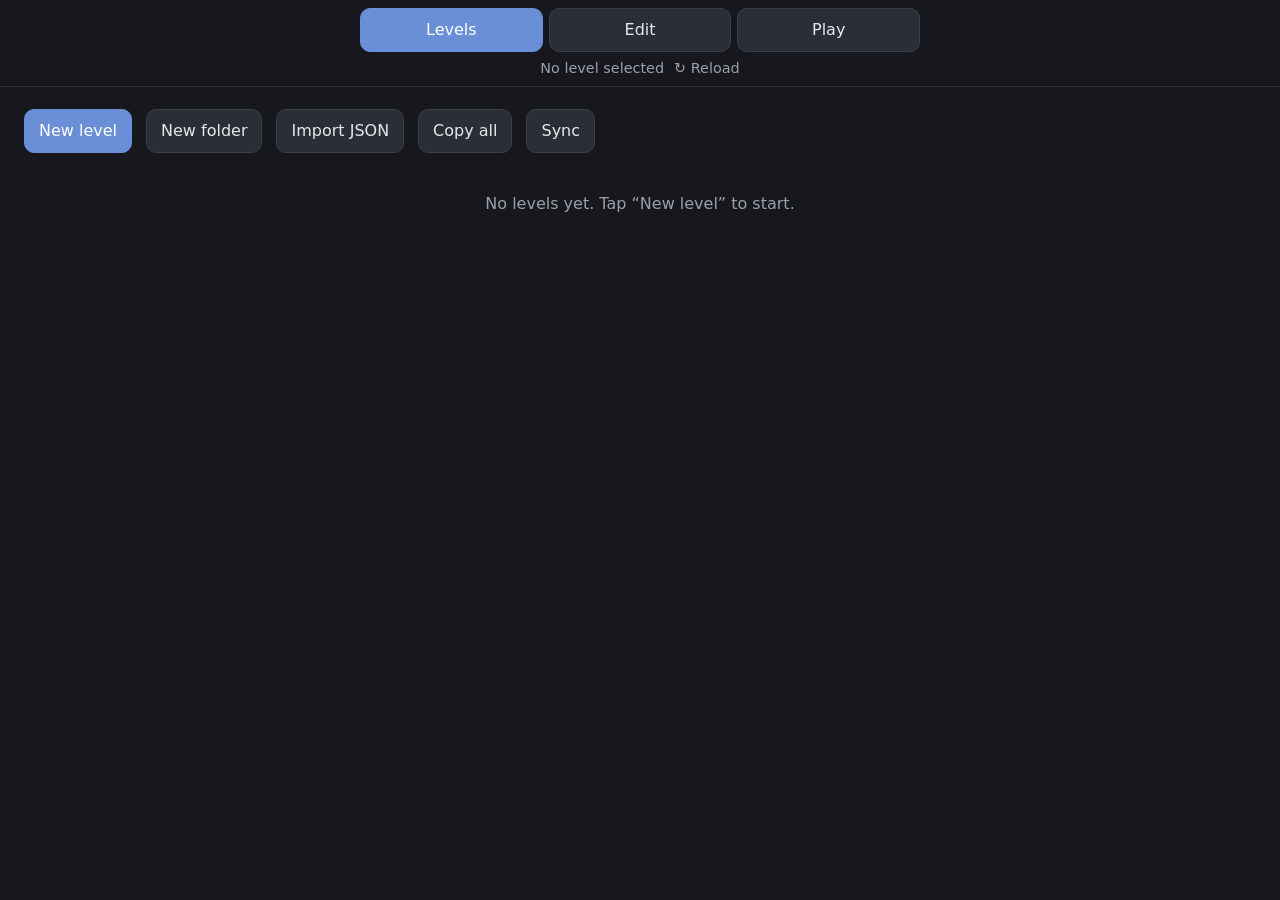
<file: editor/index.html>
<!doctype html>
<html lang="en">
<head>
<meta charset="utf-8">
<meta name="viewport" content="width=device-width, initial-scale=1, viewport-fit=cover">
<meta name="theme-color" content="#16181d">
<title>Level Editor</title>
<link rel="stylesheet" href="editor.css">
<link rel="stylesheet" href="tune.css">
</head>
<body>
<header class="top">
  <nav class="tabs" role="tablist">
    <button class="tab" data-tab="levels">Levels</button>
    <button class="tab" data-tab="edit">Edit</button>
    <button class="tab" data-tab="play">Play</button>
  </nav>
  <div class="current"><span id="current-name"></span><button id="sync-status" class="sync-status" hidden></button><button id="reload" class="reload">↻ Reload</button></div>
</header>

<main>
  <section id="levels" class="screen">
    <div class="row wrap">
      <button id="new-level" class="primary">New level</button>
      <button id="new-folder">New folder</button>
      <button id="import-level">Import JSON</button>
      <button id="copy-all">Copy all</button>
      <button id="sync">Sync</button>
    </div>
    <div id="level-list"></div>
  </section>

  <section id="edit" class="screen">
    <p id="edit-empty" class="empty" hidden>Pick or create a level on the Levels tab.</p>
    <div id="edit-body">
    <div class="row wrap" id="edit-fields">
      <div class="field">Width <span class="stepper" data-field="width"></span></div>
      <div class="field">Height <span class="stepper" data-field="height"></span></div>
      <div class="field">Budget <span class="stepper" data-field="budget"></span></div>
    </div>

    <div class="segmented" id="paint-modes">
      <button data-mode="tiles">Tiles</button>
      <button data-mode="substrates">Substrates</button>
      <button data-mode="links">Links</button>
      <button data-mode="flipped">Flipped</button>
      <button data-mode="counters">Timers</button>
    </div>
    <div class="palette" id="palette"></div>
    <div class="banner" id="pick-banner" hidden></div>

    <div class="board" id="edit-board"></div>

    <div id="validation" class="validation"></div>
    <div id="solution" class="validation"></div>

    <h2 id="cards-title">Cards</h2>
    <ol id="card-list" class="card-list"></ol>
    <div class="row wrap" id="edit-actions">
      <button id="add-card">Add card</button>
      <button id="copy-json" class="primary">Copy JSON</button>
    </div>
    </div>
  </section>

  <section id="play" class="screen">
    <div class="row status">
      <span id="play-status"></span>
      <span class="play-buttons">
        <button id="play-undo" aria-label="Undo">↶ Undo</button>
        <button id="play-redo" aria-label="Redo">↷ Redo</button>
        <button id="play-reset">Reset</button>
      </span>
    </div>
    <div id="play-error" class="validation bad" hidden></div>
    <div class="board" id="play-board"></div>
    <div class="row prompt">
      <button id="play-cancel" class="small" hidden>Cancel</button>
      <button id="play-save-solution" class="small primary" hidden>Save solution</button>
    </div>
    <div class="hand" id="play-hand"></div>
  </section>
</main>

<div class="loading" id="loading">Loading…</div>

<dialog id="text-dialog">
  <form method="dialog">
    <h2 id="text-dialog-title"></h2>
    <textarea id="text-dialog-text" rows="12" spellcheck="false"></textarea>
    <p id="text-dialog-note" class="note"></p>
    <div class="row end">
      <button value="cancel">Close</button>
      <button id="text-dialog-ok" value="ok" class="primary">OK</button>
    </div>
  </form>
</dialog>

<dialog id="move-dialog">
  <form method="dialog">
    <h2 id="move-dialog-title"></h2>
    <div id="move-options" class="move-options"></div>
    <div class="row end">
      <button value="cancel">Cancel</button>
    </div>
  </form>
</dialog>

<dialog id="sync-dialog">
  <form method="dialog">
    <h2>Sync between devices</h2>
    <p class="note">Levels are kept in a secret GitHub gist. Make a token at github.com/settings/tokens: a classic token with only the <b>gist</b> scope, or a fine-grained one with Gists read and write. The token is stored only in this browser.</p>
    <label class="input-field">Token <input id="sync-token" type="password" autocomplete="off" spellcheck="false"></label>
    <label class="input-field">Gist id <input id="sync-gist" autocomplete="off" spellcheck="false" placeholder="Leave empty to create one from this device"></label>
    <div class="row end wrap">
      <button value="cancel">Cancel</button>
      <button id="sync-disconnect" value="disconnect" class="danger">Turn off</button>
      <button value="connect" class="primary">Connect</button>
    </div>
  </form>
</dialog>

<script src="reload.js"></script>
<script type="module" src="editor.js"></script>
<script type="module" src="tune.js"></script>
</body>
</html>
</file>
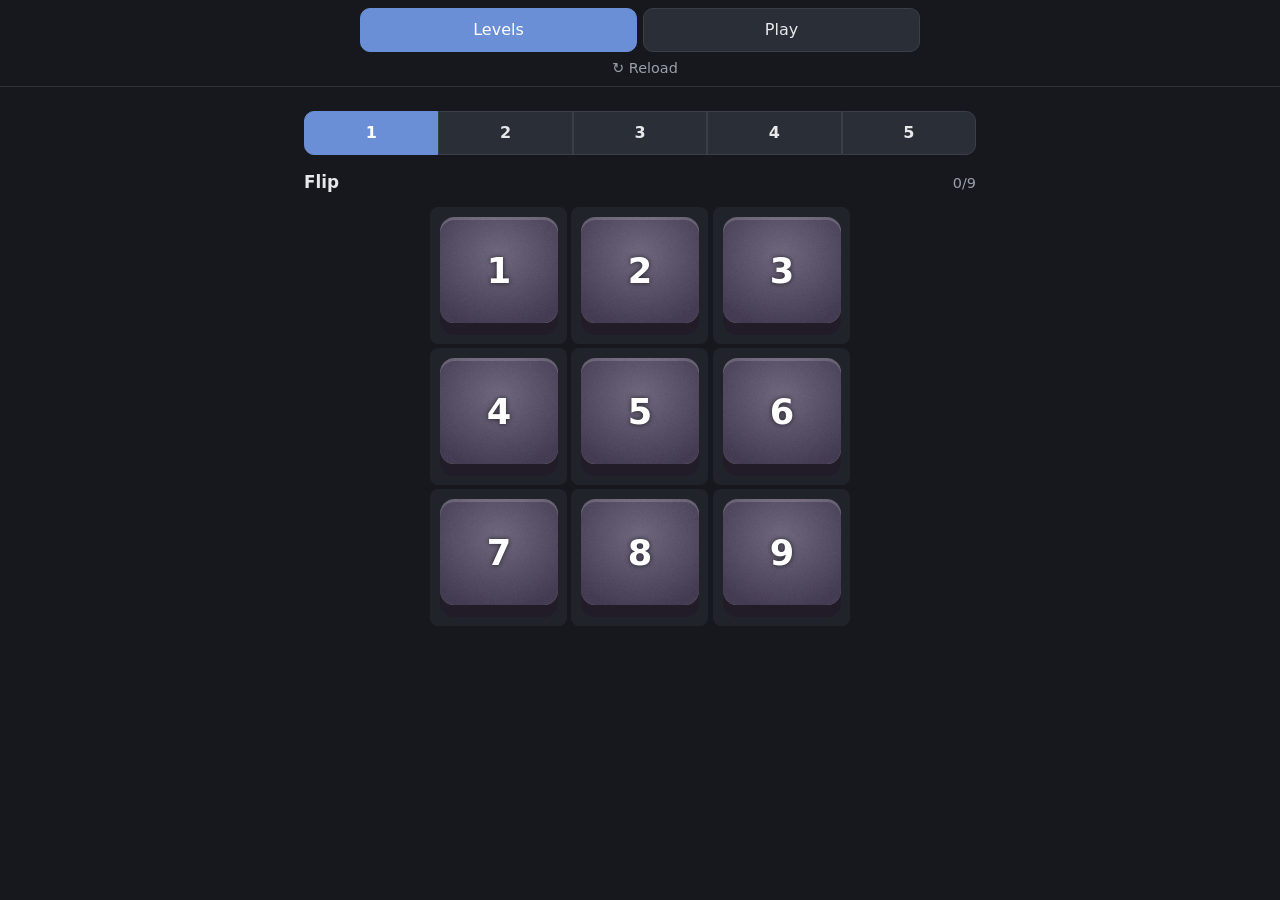
<file: play/index.html>
<!doctype html>
<html lang="en">
<head>
<meta charset="utf-8">
<meta name="viewport" content="width=device-width, initial-scale=1, viewport-fit=cover">
<meta name="theme-color" content="#16181d">
<title>Card Game Testing</title>
<link rel="stylesheet" href="../editor/editor.css">
<link rel="stylesheet" href="play.css">
</head>
<body>
<header class="top">
  <nav class="tabs" role="tablist">
    <button class="tab" data-tab="levels">Levels</button>
    <button class="tab" data-tab="play">Play</button>
  </nav>
  <div class="current"><span id="current-name"></span><button id="reload" class="reload">↻ Reload</button></div>
</header>

<main>
  <section id="levels" class="screen">
    <p id="pack-error" class="validation bad" hidden></p>
    <div id="level-list"></div>
  </section>

  <section id="play" class="screen">
    <p id="play-empty" class="empty" hidden>Pick a level on the Levels tab.</p>
    <div class="row status">
      <span id="play-status"></span>
      <span class="play-buttons">
        <button id="play-undo" aria-label="Undo"><span class="icon">↶</span> <span class="label">Undo</span></button>
        <button id="play-redo" aria-label="Redo"><span class="icon">↷</span> <span class="label">Redo</span></button>
        <button id="play-reset" aria-label="Reset"><span class="icon">↺</span> <span class="label">Reset</span></button>
      </span>
    </div>
    <div id="play-error" class="validation bad" hidden></div>
    <div class="board-area"><div class="board" id="play-board"></div></div>
    <div class="row prompt">
      <button id="play-cancel" class="small" hidden>Cancel</button>
      <button id="play-next" class="primary" hidden>Next level →</button>
    </div>
    <div class="hand" id="play-hand"></div>
  </section>
</main>

<div class="loading" id="loading">Loading…</div>

<script src="../editor/reload.js"></script>
<script type="module" src="play.js"></script>
</body>
</html>
</file>
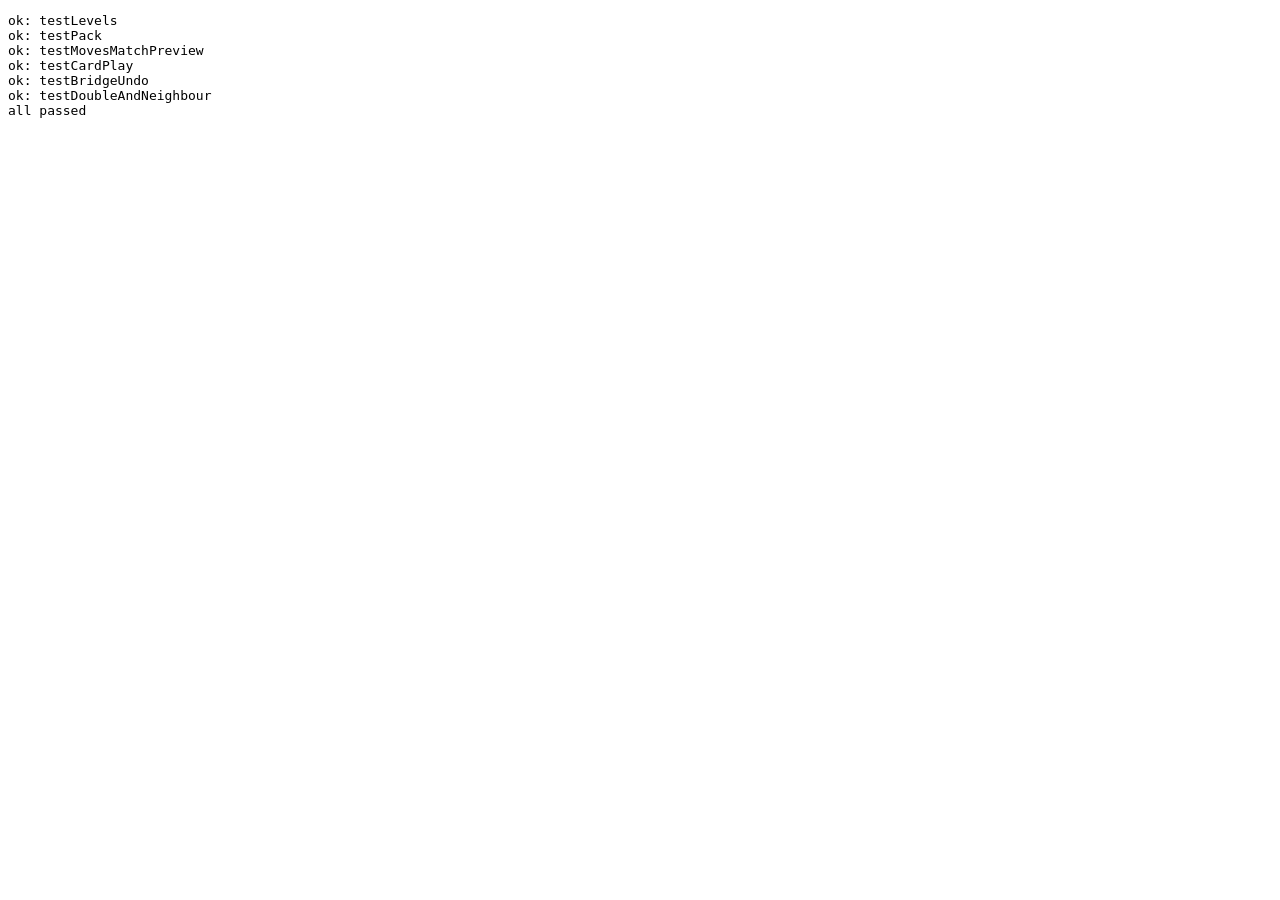
<file: tests/index.html>
<!doctype html>
<meta charset="utf-8">
<title>Rules tests</title>
<pre id="results">running</pre>
<script type="module">
  import { TESTS } from "./tests.js";
  const lines = [];
  let failed = 0;
  for (const [name, test] of Object.entries(TESTS)) {
    try {
      await test();
      lines.push(`ok: ${name}`);
    } catch (error) {
      failed++;
      lines.push(`FAIL: ${name}: ${error.message}`);
    }
  }
  lines.push(failed ? `${failed} failed` : "all passed");
  document.getElementById("results").textContent = lines.join("\n");
</script>
</file>
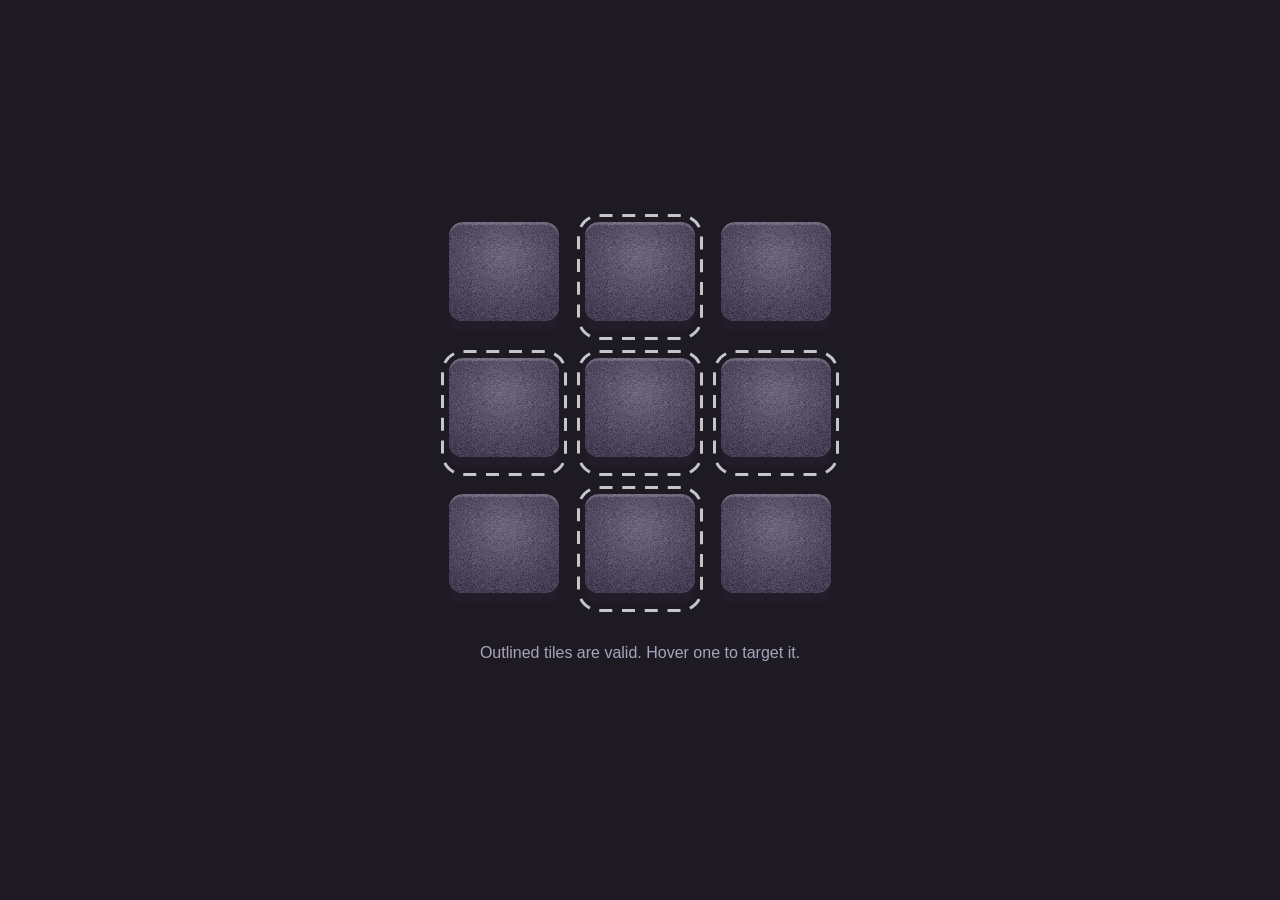
<file: art/outlines/demo.html>
<!DOCTYPE html><html><head><meta charset="utf-8"><title>Tile outline reference</title>
<style>
body{margin:0;min-height:100vh;display:grid;place-items:center;background:#1d1a24;font-family:sans-serif;color:#a9a4bb;--c:#ffffff;--idle:2.8s}
.grid{display:grid;grid-template-columns:repeat(3,110px);gap:26px}
.tile{position:relative;width:110px;height:110px}
.tile img{width:110px;height:110px;display:block}
.tile svg{position:absolute;left:-8px;top:-8px;overflow:visible;pointer-events:none;transform-origin:50% 50%}
.valid{cursor:pointer}
.valid svg rect{stroke:var(--c);stroke-width:3;stroke-opacity:.75;stroke-dasharray:12 9;animation:ants var(--idle) linear infinite}
.valid.target svg{animation:pop .35s cubic-bezier(.3,1.6,.5,1) both;filter:drop-shadow(0 0 7px var(--c))}
.valid.target svg rect{stroke-width:5;stroke-opacity:1;animation:lock .3s cubic-bezier(.3,1.4,.5,1) forwards}
@keyframes ants{to{stroke-dashoffset:-42}}
@keyframes pop{from{transform:scale(1.18);opacity:0}to{transform:scale(1);opacity:1}}
@keyframes lock{from{stroke-dasharray:12 9}to{stroke-dasharray:21 0}}
p{margin-top:40px;text-align:center}
</style></head><body><div><div class="grid" id="g"></div><p>Outlined tiles are valid. Hover one to target it.</p></div>
<script>
const valid=[1,3,4,5,7],g=document.getElementById('g');
for(let i=0;i<9;i++){const d=document.createElement('div');d.className='tile';d.innerHTML='<img src="../tiles/ember-orange/grain-up.svg">';
if(valid.includes(i)){d.classList.add('valid');d.insertAdjacentHTML('beforeend','<svg width="126" height="126" viewBox="0 0 126 126"><rect x="1.5" y="1.5" width="123" height="123" rx="21" fill="none" pathLength="420"/></svg>');
d.onmouseenter=()=>d.classList.add('target');d.onmouseleave=()=>d.classList.remove('target');}
g.appendChild(d);}
</script></body></html>
</file>
<file: editor/editor.css>
:root {
  --bg: #16181d;
  --panel: #20232a;
  --panel-2: #2a2e37;
  --text: #e8e8ea;
  --muted: #9aa0ab;
  --accent: #6b8fd6;
  --good: #5fb37a;
  --bad: #e06c6c;
  --tile: #4f4560;
  --flipped: #ff8a3d;
  --candidate: #8ca0c8;
  --targeting: #647dbe;
  --picked: #e0a040;
  --radius: 10px;
  color-scheme: dark;
}

* { box-sizing: border-box; }
[hidden] { display: none !important; }

body {
  margin: 0;
  background: var(--bg);
  color: var(--text);
  font: 16px/1.4 system-ui, -apple-system, "Segoe UI", Roboto, sans-serif;
  -webkit-tap-highlight-color: transparent;
}

button, select, input, textarea {
  font: inherit;
  color: inherit;
}

button, select {
  min-height: 44px;
  padding: 0 14px;
  border: 1px solid #3a3f4a;
  border-radius: var(--radius);
  background: var(--panel-2);
  touch-action: manipulation;
}

/* buttons press like the tiles: a quick dip while held */
button:not(.card) { transition: transform var(--btn-ms) ease-out, filter var(--btn-ms) ease-out; }
button:not(.card):active { filter: brightness(1.25); transform: scale(.96); }
button.primary { background: var(--accent); border-color: var(--accent); color: #fff; }
button.danger { color: var(--bad); }
button.small { min-height: 36px; min-width: 36px; padding: 0 8px; }
button:disabled { opacity: .4; }

h2 { font-size: 1.05rem; margin: 20px 0 8px; }

.top {
  position: sticky;
  top: 0;
  z-index: 5;
  background: var(--bg);
  padding: max(8px, env(safe-area-inset-top)) 16px 8px;
  border-bottom: 1px solid #2c3039;
}

.tabs { display: flex; gap: 6px; }
.tab { flex: 1; }
.tab.active { background: var(--accent); border-color: var(--accent); color: #fff; }
.current { color: var(--muted); font-size: .9rem; margin-top: 6px; text-align: center; min-height: 1.2em; }
.sync-status { min-height: 0; padding: 0 0 0 10px; border: 0; background: none; color: var(--muted); font-size: inherit; }
.sync-status::before { content: "· "; }
.reload { min-height: 0; padding: 0 0 0 10px; border: 0; background: none; color: var(--muted); font-size: inherit; }
.sync-status.bad { color: var(--bad); }

main { padding: 12px 16px calc(32px + env(safe-area-inset-bottom)); max-width: 720px; margin: 0 auto; }
.screen { display: none; }
.screen.active { display: block; }

.row { display: flex; gap: 8px; align-items: center; margin: 10px 0; }
.row.wrap { flex-wrap: wrap; column-gap: 14px; }
.row.end { justify-content: flex-end; }
.row.status { justify-content: space-between; }

.field { display: flex; align-items: center; gap: 6px; color: var(--muted); font-size: .9rem; }
.stepper { display: inline-flex; align-items: center; gap: 4px; }
.stepper input {
  padding: 0 4px;
  -moz-appearance: textfield;
  appearance: textfield;
  min-height: 36px;
  text-align: center;
  background: var(--panel);
  border: 1px solid #3a3f4a;
  border-radius: 8px;
}
.stepper input::-webkit-outer-spin-button,
.stepper input::-webkit-inner-spin-button { -webkit-appearance: none; margin: 0; }

.segmented { display: flex; gap: 0; margin: 12px 0 8px; }
.segmented button { flex: 1 1 auto; border-radius: 0; padding: 0 6px; }
.segmented button:first-child { border-radius: var(--radius) 0 0 var(--radius); }
.segmented button:last-child { border-radius: 0 var(--radius) var(--radius) 0; }
.segmented button.active { background: var(--accent); border-color: var(--accent); color: #fff; }

.palette { display: flex; flex-wrap: wrap; gap: 6px; min-height: 44px; }
.chip { display: inline-flex; align-items: center; gap: 6px; }
.chip.active { outline: 2px solid var(--accent); outline-offset: 1px; }
.hint { align-self: center; color: var(--muted); font-size: .9rem; }
.swatch { width: 16px; height: 16px; border-radius: 4px; border: 1px solid #0006; }

.banner {
  margin: 8px 0;
  padding: 8px 12px;
  border-radius: var(--radius);
  background: #3b3420;
  display: flex;
  justify-content: space-between;
  align-items: center;
  gap: 8px;
}

.board {
  --gap: 4px;
  position: relative;
  display: grid;
  gap: var(--gap);
  margin: 12px auto;
  width: 100%;
  max-width: min(100%, 520px);
  touch-action: manipulation;
  user-select: none;
  -webkit-user-select: none;
  transition: opacity .5s ease-out;
}
.board.over { opacity: .8; }

/* the padding is 7% of the cell's width on every side, so the tile is .86 of the cell (the swap slide relies on that) */
.cell {
  position: relative;
  aspect-ratio: 1;
  padding: 7%;
  border-radius: 8px;
  background: var(--panel);
  container-type: inline-size;
  cursor: pointer;
}
.cell.swap-over { z-index: 2; }
.cell.swap-under { z-index: 1; }

/* a tile is a key: the face sits on a base and is pushed in (by 12/160 of the tile) and lit when flipped.
   only transform and opacity animate, so phones can run the flip on the GPU */
.tile {
  --round: 12.5cqw;
  position: relative;
  width: 100%;
  aspect-ratio: 1; /* not height: 100%: WebKit sizes that from the cell's width plus its padding, so tiles come out taller than wide */
  container-type: size;
  color: #fff;
  line-height: 1.1;
}
.base, .edge { position: absolute; inset: 7.5% 0 0 0; border-radius: var(--round); background: #221b28; }
.edge { inset: 0; background: #b84a12; opacity: 0; }
.tile.flipped .edge { opacity: 1; }
.face {
  --face: var(--tile);
  position: absolute;
  inset: 0 0 10% 0;
  border-radius: var(--round);
  clip-path: inset(0 round var(--round));
  background: var(--face);
  box-shadow: inset 0 2.5cqw #ffffff2e;
}
.tile.nf .face { --face: #3b3447; }
.tile.flipped .face { transform: translateY(var(--press)); }
/* the lit colour is a plain disc that grows from the centre over the unlit face. the texture lies on top of both and never moves,
   so a flip only scales a plain disc and fades the glow, and nothing has to be redrawn while it runs */
.light {
  position: absolute;
  left: 50%;
  top: 50%;
  width: 135cqw;
  height: 135cqw;
  margin: -67.5cqw 0 0 -67.5cqw;
  border-radius: 50%;
  background: var(--flipped);
  transform: scale(0);
}
.grain, .shade, .glow, .flash { position: absolute; inset: 0; }
/* a white sheen over the face, shown only by the win wave */
.flash { background: #fff; opacity: 0; }
/* the grain is noise drawn at one texture pixel per device pixel (grain.js), shown unscaled and unsmoothed so it stays sharp;
   --gx/--gy (grainSpot) pick a different part of it for each tile */
.grain {
  background: var(--grain-img, none) var(--gx, 0) var(--gy, 0) / var(--grain-size, 512px) repeat;
  image-rendering: pixelated;
  mix-blend-mode: overlay;
}
.shade { background: radial-gradient(70% 70% at 50% 35%, #ffffff2e, #00000024); }
/* the lit face's dark top edge (an inset shadow, so it follows the rounded corners like in the svg) and inner glow */
.glow {
  border-radius: var(--round);
  box-shadow: inset 0 0 6cqw 2cqw #ffffff59, inset 0 3.125cqw #0000002e;
  opacity: 0;
}
.tile.flipped .light { transform: none; }
/* a three-state tile's half step lights a smaller disc; its two pips show how far along it is */
.tile.half .light { transform: scale(.5); }
.pips { position: absolute; top: 8%; right: 9%; display: flex; gap: 4cqw; }
.pips i { width: 9cqw; height: 9cqw; border-radius: 50%; box-shadow: inset 0 0 0 1.6cqw #ffffffb0; }
.tile.half .pips i:first-child, .tile.flipped .pips i { background: #fff; }
.tile.flipped .glow { opacity: 1; }
.tile.ns .grain { display: none; }
.tile.ns .shade {
  background:
    linear-gradient(#ffffff2e, transparent 55%),
    repeating-linear-gradient(45deg, #ffffff12 0 9.06cqw, transparent 9.06cqw 18.12cqw);
}

/* flip (flipTile in board.js runs it): the face travels on one spring from where it is to its resting depth (--press when lit), pushed
   --flip-extra past it first on a flip and lifted --flip-extra-off past its rest on an unflip, bouncing back to settle (--flip-stiffness and
   --flip-damping shape it: a lower damping bounces more). on a flip, the light spreads from the centre when the face first reaches its resting
   depth (the base's orange edge fades in with it) and the glow fades in as it reaches the edges; on an unflip they fade as the face is let go */
:root {
  --press: 8.333%;
  --flip-stiffness: 250;
  --flip-damping: .5;
  --flip-extra: 2%;
  --flip-extra-off: 1%;
  --light-ms: 300ms;
  --light-ease: cubic-bezier(.32, 0, .67, 0);
  --glow-ms: 170ms;
  --light-ms-off: 330ms;
  --light-ease-off: cubic-bezier(.32, 0, .67, 0);
  --glow-ms-off: 210ms;
}

/* the other board animations (board.js starts them on the tiles). all of them are transforms and opacity on layers that are drawn once
   (the marching dashes are the one exception), so a 5-8 year old phone runs them; each has its start, length and easing on :root for the
   Animations panel */
:root {
  --link-delay: 70ms;
  --tap-ms: 260ms;
  --tap-depth: 4%;
  --ring-ms: 220ms;
  --ring-ease: cubic-bezier(.2, .7, .3, 1);
  --ring-scale: 1.06;
  --swap-ms: 420ms;
  --swap-ease: cubic-bezier(.55, 0, .1, 1);
  --swap-lift: 1.08;
  --swap-sink: .94;
  --tick-start: 120ms;
  --tick-ms: 320ms;
  --tick-ease: cubic-bezier(.2, 1.2, .4, 1);
  --mark-ms: 1200ms;
  --lock-hold: 450ms;
  --win-start: 300ms;
  --win-stagger: 90ms;
  --win-ms: 600ms;
  --win-swell: 1.03;
  --win-flash: .35;
  --wash-opacity: .28;
  --burn-ms: 900ms;
  --burn-ease: cubic-bezier(.4, 0, .6, 1);
  --intro-ms: 320ms;
  --intro-stagger: 40ms;
  --intro-scale: .9;
  --intro-ease: cubic-bezier(.2, .9, .3, 1.15);
  --shake-ms: 360ms;
  --card-ms: 200ms;
  --card-ease: cubic-bezier(.3, 1.3, .5, 1);
  --card-lift: -6px;
  --deal-ms: 360ms;
  --deal-ease: cubic-bezier(.2, .9, .3, 1.1);
  --deal-stagger: 45ms;
  --fly-ms: 380ms;
  --fly-ease: cubic-bezier(.5, 0, .85, .45);
  --return-ms: 260ms;
  --settle-start: 450ms;
  --settle-ms: 500ms;
  --text-ms: 220ms;
  --btn-ms: 120ms;
}
/* a neighbour timer that changed gets an orange ring for a moment (placeholder look) */
.counter .mark {
  position: absolute;
  width: 62cqw;
  aspect-ratio: 1;
  border: 3.5cqw solid var(--flipped);
  border-radius: 50%;
  box-shadow: 0 0 4cqw var(--flipped), inset 0 0 4cqw var(--flipped);
  opacity: 0;
}
/* the tiles a play used show the lock ring for a moment (holdLock) */
.cell.locked .ring.lock { display: block; }
/* winning: a cleansing wash runs out from the board's middle: a soft ring grows over the board, and as it passes each tile
   the tile swells a little and a white sheen passes over its face (winTile), later the farther the tile is from the middle */
.board { overflow: hidden; }
.wash {
  position: absolute;
  left: 50%;
  top: 50%;
  width: 100%;
  aspect-ratio: 1;
  translate: -50% -50%;
  border-radius: 50%;
  z-index: 3;
  pointer-events: none;
  background: radial-gradient(circle, transparent 54%, rgb(255 255 255 / var(--wash-opacity)) 62%, transparent 70%);
  scale: 0;
  animation: wash var(--wash-ms, 1000ms) cubic-bezier(.2, .5, .4, 1) both;
  animation-delay: var(--win-start);
}
@keyframes wash {
  0% { scale: 0; opacity: 1; }
  70% { opacity: 1; }
  100% { scale: 2.4; opacity: 0; }
}
/* a used-up card burns away in its slot: the card is eaten from the bottom up (its clip rises) behind a glowing ember edge.
   the ember layer is twice the card: clear in its top half, the glowing band in the middle; it slides up by half its height, so the band
   stays on the rising clip edge. both use --burn-ease */
.card.burn {
  overflow: visible;
  animation: burn-card var(--burn-ms) var(--burn-ease) both;
}
.ember {
  position: absolute;
  left: -6px;
  right: -6px;
  top: -6px;
  height: calc(200% + 24px);
  z-index: 3;
  pointer-events: none;
  background: linear-gradient(to bottom, transparent 0 45.5%, #fff8dc 47.5%, #ffc24d 48.5%, #ff6a1a 49.5%, #a3240a 51%, #2a0c08 52.5%, #2a0c08 100%);
  animation: ember var(--burn-ms) var(--burn-ease) both;
}
@keyframes ember { from { translate: 0 0; } to { translate: 0 -50%; } }
@keyframes burn-card {
  from { clip-path: inset(0 0 0 0 round var(--radius)); }
  to { clip-path: inset(0 0 100% 0 round var(--radius)); }
}
/* a new game: the tiles settle in from the middle outwards and the cards are dealt in */
.board.intro .tile {
  animation: intro var(--intro-ms) var(--intro-ease) both;
  animation-delay: calc(var(--d, 0) * var(--intro-stagger));
}
@keyframes intro { from { opacity: 0; transform: scale(var(--intro-scale)); } }
/* a tile or card that can't be picked shakes its head */
.cell.shake .tile, .card.shake { animation: shake var(--shake-ms) both; }
@keyframes shake {
  0%, 100% { translate: 0 0; }
  15% { translate: -6px 0; }
  35% { translate: 5px 0; }
  55% { translate: -3px 0; }
  75% { translate: 2px 0; }
}
/* the win line pops in, and so do the prompt row's buttons */
#play-status.pop { animation: pop-in 500ms var(--pop-ease); }
.row.prompt button:not([hidden]) { animation: pop-in var(--text-ms) var(--card-ease); }
@keyframes pop-in { from { scale: .8; opacity: 0; } }

@media (prefers-reduced-motion: reduce) {
  .tile, .tile *, .tile *::after, .tile::before, .tile::after, .card, .ember, .wash, .hand, .board, #play-status, .row.prompt button, .drag-ghost, .card-fly {
    animation: none !important;
    transition: none !important;
  }
}

.counter, .link, .order {
  position: absolute;
  font-size: min(18cqw, 1.4rem);
  font-weight: 600;
  line-height: 1;
}
.counter {
  inset: 0;
  display: flex;
  align-items: center;
  justify-content: center;
  color: #fff;
  text-shadow: 0 0 0.15em #000a;
  font-size: min(30cqw, 2.2rem);
  font-weight: 700;
}
/* a neighbour timer: four marks pointing at the neighbours whose flips count it down */
.counter.near::before {
  content: "";
  position: absolute;
  inset: 5%;
  background:
    linear-gradient(#fffc, #fffc) 50% 0 / 14cqw 3cqw,
    linear-gradient(#fffc, #fffc) 50% 100% / 14cqw 3cqw,
    linear-gradient(#fffc, #fffc) 0 50% / 3cqw 14cqw,
    linear-gradient(#fffc, #fffc) 100% 50% / 3cqw 14cqw;
  background-repeat: no-repeat;
}
.link { bottom: 4%; left: 6%; padding: 2px 4px; border-radius: 4px; color: #fff; }
.order {
  top: 4%; left: 6%;
  min-width: 1.3em; padding: 2px 3px;
  border-radius: 99px;
  background: var(--picked);
  color: #111;
  text-align: center;
}

.face::after { content: ""; position: absolute; inset: 0; border-radius: inherit; pointer-events: none; z-index: 1; }
.cell.coord-on .face::after { box-shadow: inset 0 0 0 12px var(--picked); }
.board.swipe { touch-action: none; }
.board.dragging {
  outline: 3px dashed color-mix(in srgb, var(--picked) calc(var(--drag, 0) * 100%), transparent);
  outline-offset: 4px;
  border-radius: 8px;
}
/* tile outlines (art/outlines): a 126/110 rounded rect around the tile. a tile the card can act on gets marching dashes (.ring.valid),
   a picked tile a solid glowing line (.ring.lock) that pops in once when picked while the dashes fade out (lockIn in board.js; .lock-in
   keeps the dashes shown for the crossfade) */
:root {
  --outline: #ffffff;
  --ants-ms: 2800ms;
  --lock-ms: 300ms;
  --lock-ease: cubic-bezier(.3, 1.4, .5, 1);
  --pop-ms: 350ms;
  --pop-ease: cubic-bezier(.3, 1.6, .5, 1);
  --pop-scale: 1.18;
}
.ring {
  display: none;
  position: absolute;
  inset: calc(7cqw - 8 / 110 * 86cqw); /* the cell's padding, less 8/110 of the tile (.86 of the cell) */
  z-index: 2;
  overflow: visible;
  pointer-events: none;
}
.ring path { fill: none; stroke: var(--outline); }
/* the marching dashes repaint every frame (not transform or opacity); their own layer keeps that to the thin outline, about 7x cheaper.
   an outline fades in as it appears (not while a drag fades them in itself through --drag) */
.ring.valid { will-change: transform; animation: ring-in var(--ring-ms) var(--ring-ease) both; }
.board.dragging .ring.valid { animation: none; }
@keyframes ring-in { from { opacity: 0; transform: scale(var(--ring-scale)); } }
.ring.valid path { stroke-width: 3; stroke-opacity: .75; stroke-dasharray: 12 9; animation: ants var(--ants-ms) linear infinite; }
.ring.lock path { stroke-width: 5; filter: drop-shadow(0 0 7px var(--outline)); }
.cell:is(.candidate, .targeting, .preview, .preview-outline) .ring.valid,
.cell.picked .ring.lock,
.cell.picked.lock-in .ring.valid { display: block; }
@keyframes ants { to { stroke-dashoffset: -42; } }
/* a flip's preview also fills the tile with the colour it will flip to */
.cell.preview .tile::before {
  content: "";
  z-index: 2;
  position: absolute;
  inset: 0;
  border-radius: var(--round);
  background: color-mix(in srgb, var(--flipped) 60%, transparent);
  pointer-events: none;
}
.cell.preview .tile.flipped::before { background: color-mix(in srgb, var(--tile) 60%, transparent); }
.cell.preview .tile.three:not(.flipped, .half)::before {
  background: radial-gradient(circle at 50% 45%, color-mix(in srgb, var(--flipped) 60%, transparent) 33cqw, transparent 34cqw);
}
.board.dragging .cell .tile::before,
.board.dragging .cell .ring,
.board.dragging .cell.blocked .tile::after { opacity: var(--drag, 0); }

.cell.blocked .tile::after {
  content: "✕";
  z-index: 2;
  position: absolute;
  inset: 0;
  display: flex;
  align-items: center;
  justify-content: center;
  color: var(--bad);
  font-size: min(60cqw, 4rem);
  font-weight: 700;
  text-shadow: 0 0 4px #000;
  pointer-events: none;
}

.validation { padding: 10px 12px; border-radius: var(--radius); background: var(--panel); font-size: .92rem; }
.validation.good { color: var(--good); }
.validation.bad { color: var(--bad); }

.card-list { list-style: none; padding: 0; margin: 0; display: grid; gap: 8px; }
.card-item { background: var(--panel); border-radius: var(--radius); padding: 10px; }
.card-item .row { margin: 6px 0; }
.card-item select { flex: 1; min-width: 0; }
.card-item .coords { color: var(--muted); font-size: .9rem; flex: 1; }
.card-item .index { color: var(--muted); font-weight: 600; width: 1.6em; }
.check { display: inline-flex; align-items: center; gap: 6px; color: var(--muted); font-size: .9rem; }
.check input { width: 22px; height: 22px; }

.level-list { list-style: none; padding: 0; margin: 12px 0; display: grid; gap: 8px; }
.level-item {
  background: var(--panel);
  border-radius: var(--radius);
  padding: 10px 12px;
  display: flex;
  flex-wrap: wrap;
  align-items: center;
  gap: 8px;
}
.actions { display: flex; flex-wrap: wrap; gap: 6px; }

.folder { margin: 18px 0; }
.folder-head { display: flex; flex-wrap: wrap; align-items: center; justify-content: space-between; gap: 8px; }
.folder-head h2 { margin: 0; }
.folder-toggle { background: none; border: none; padding: 0 4px; font-weight: 600; font-size: 1.05rem; text-align: left; }
.folder .level-list { margin-top: 8px; }

.move-options { display: grid; gap: 8px; margin: 8px 0 12px; }
.move-options button { text-align: left; }
.level-item.is-current { outline: 2px solid var(--accent); }
.level-item .info { flex: 1 1 200px; min-width: 0; cursor: pointer; }
.level-item .name { font-weight: 600; overflow: hidden; text-overflow: ellipsis; white-space: nowrap; }
.level-item .meta { color: var(--muted); font-size: .85rem; }
.empty { color: var(--muted); text-align: center; padding: 24px 0; }

.hand {
  display: flex;
  gap: 8px;
  overflow-x: auto;
  justify-content: safe center;
  margin-top: 4px;
  padding: 14px 4px 8px;
  transition: opacity var(--settle-ms) ease-out var(--settle-start), translate var(--settle-ms) ease-out var(--settle-start);
}
/* the hand goes quiet once the level is won or the plays are used up */
.hand.done { opacity: .55; translate: 0 4px; }
.card {
  --effect: #555;
  position: relative;
  flex: none;
  width: 92px;
  height: 140px;
  overflow: hidden;
  display: flex;
  flex-direction: column;
  align-items: stretch;
  padding: 0;
  border-radius: var(--radius);
  /* a key like the tiles: grainy purple face on a dark base edge */
  background:
    radial-gradient(80% 60% at 50% 40%, #ffffff1f, #00000024),
    var(--grain-img, none),
    var(--tile);
  background-position: 0 0, var(--gx, 0) var(--gy, 0), 0 0;
  background-size: auto, var(--grain-size, 512px), auto;
  image-rendering: pixelated;
  background-repeat: no-repeat, repeat, no-repeat;
  background-blend-mode: normal, overlay, normal;
  box-shadow: 0 5px 0 #221b28;
  color: #fff;
  font-size: .8rem;
  line-height: 1.2;
  text-align: center;
  border: 6px solid transparent;
  cursor: pointer;
  transition: transform var(--card-ms) var(--card-ease), border-color 150ms ease-out, opacity 200ms ease-out;
}
.card-head {
  display: flex;
  align-items: center;
  justify-content: center;
  gap: 4px;
  padding: 3px 2px;
  background: linear-gradient(#ffffff38, transparent 60%), var(--effect);
  color: #fff;
  font-weight: 700;
  text-shadow: 0 1px 1px #0006;
}
.card-icon { font-size: 1.15em; line-height: 1; }
.card-art { flex: 1; min-height: 0; display: flex; align-items: center; justify-content: center; padding: 4px; }
.mini-map {
  position: relative;
  display: grid;
  grid-template-columns: repeat(var(--cols), 1fr);
  gap: 2px;
  width: min(100%, 70px * var(--cols) / var(--rows));
  aspect-ratio: var(--cols) / var(--rows);
  max-height: 100%;
}
.mini-map > span { border-radius: 2px; background: #221b28; box-shadow: inset 0 1px #ffffff14; }
.mini-map > .on { background: var(--effect); }
.mini-map > .opt { background: transparent; box-shadow: inset 0 0 0 2px var(--effect); }
.mini-map > .any { background: color-mix(in srgb, var(--effect) 45%, #221b28); }
.mini-map > .mini-count {
  position: absolute;
  inset: 50% auto auto 50%;
  transform: translate(-50%, -50%);
  display: flex;
  gap: 1px;
  padding: 1px 6px;
  border-radius: 99px;
  background: var(--effect);
  color: #fff;
  font-weight: 700;
  font-size: .95rem;
  box-shadow: 0 1px 3px #0008;
}
.mini-count.pair { padding: 4px 5px; }
.mini-count.pair > span { width: 10px; height: 10px; border-radius: 2px; background: #fff; }
.retarget-art { display: flex; align-items: center; gap: 4px; color: var(--effect); font-weight: 700; font-size: 1.1rem; }
.mini-card { width: 20px; height: 28px; border-radius: 3px; border: 2px solid var(--effect); }
.mini-card.fixed { background: var(--effect); }
.card.single::before {
  content: "";
  position: absolute;
  inset: 2px;
  border: 2px dashed #ffffff66;
  border-radius: 6px;
  pointer-events: none;
}
.copy-tag {
  position: absolute;
  top: 27px;
  left: 4px;
  padding: 0 4px;
  border-radius: 4px;
  background: #221b28;
  color: #ffb27a;
  font-size: .6rem;
  font-weight: 700;
  text-transform: uppercase;
  line-height: 1.5;
}
.card.candidate { border-color: var(--candidate); }
.card.selected { border-color: var(--picked); transform: translateY(var(--card-lift)); }
.card.drop-target { border-color: var(--picked); transform: translateY(-3px) scale(1.04); }
.card.peeking { transform: translateY(var(--card-lift)) scale(1.04); }
/* the card being dragged stays in its slot, faded, until the ghost comes back or is played */
.card.drag-source { opacity: .3; transform: scale(.95); }
/* at a new game the hand is dealt in one card after another */
.hand.intro .card { animation: deal-in var(--deal-ms) var(--deal-ease) both; }
.hand.intro .card { animation-delay: calc(var(--i, 0) * var(--deal-stagger)); }
@keyframes deal-in { from { opacity: 0; transform: translateY(24px) scale(.85); } }
.hand .card { touch-action: pan-x; user-select: none; -webkit-user-select: none; -webkit-touch-callout: none; }
.badge {
  position: absolute;
  top: 25px;
  right: 2px;
  padding: 2px 7px;
  border-radius: 99px;
  background: var(--picked);
  color: #111;
  font-size: .85rem;
  font-weight: 700;
}
/* the ghost follows the finger through its translate; it is picked up with a small grow and tilt, and board.js flies it away on the drop */
.drag-ghost {
  position: fixed;
  left: 0;
  top: 0;
  z-index: 50;
  pointer-events: none;
  opacity: .9;
  transform: translate(-50%, -75%) rotate(-4deg);
  box-shadow: 0 8px 24px #000a;
  transition: none;
  animation: ghost-up 160ms ease-out;
}
@keyframes ghost-up { from { transform: translate(-50%, -75%) rotate(0deg) scale(.92); opacity: .5; } }
/* a copy of a card that leaves the hand (board.js flies it into the board or shrinks it away) */
.card-fly {
  position: fixed;
  z-index: 50;
  margin: 0;
  pointer-events: none;
  transition: none;
}


.row.prompt { justify-content: flex-end; height: 48px; }
#play-status { white-space: nowrap; display: inline-block; }

#play-status { font-weight: 600; }
.play-buttons { display: flex; gap: 6px; flex-shrink: 0; }
#play-status.won { color: var(--good); }
#play-status.over { color: var(--bad); }

.loading {
  position: fixed;
  left: 50%;
  bottom: calc(16px + env(safe-area-inset-bottom));
  transform: translateX(-50%);
  background: var(--panel-2);
  padding: 8px 14px;
  border-radius: 99px;
  font-size: .9rem;
  color: var(--muted);
  box-shadow: 0 4px 16px #0008;
}


dialog {
  width: min(560px, calc(100vw - 32px));
  background: var(--panel);
  color: var(--text);
  border: 1px solid #3a3f4a;
  border-radius: 14px;
  padding: 16px;
}
dialog::backdrop { background: #000a; }
dialog h2 { margin-top: 0; }
dialog textarea {
  width: 100%;
  background: var(--bg);
  border: 1px solid #3a3f4a;
  border-radius: 8px;
  padding: 8px;
  font: 13px/1.4 ui-monospace, Menlo, Consolas, monospace;
}
.input-field { display: block; color: var(--muted); font-size: .9rem; margin: 12px 0; }
.input-field input {
  display: block;
  width: 100%;
  min-height: 44px;
  margin-top: 4px;
  padding: 0 10px;
  background: var(--bg);
  border: 1px solid #3a3f4a;
  border-radius: 8px;
}
.note { color: var(--muted); font-size: .88rem; margin: 6px 0; }

@media (hover: hover) {
  button:hover, select:hover { filter: brightness(1.15); }
  .cell:hover .tile { filter: brightness(1.08); }
  .level-item .info:hover .name { text-decoration: underline; }
}

@media (min-width: 900px) {
  :root { --header-h: 100px; }

  .top { padding-left: 24px; padding-right: 24px; }
  .tabs { max-width: 560px; margin: 0 auto; }

  main { max-width: 1400px; padding-left: 24px; padding-right: 24px; }

  .level-list { grid-template-columns: repeat(auto-fill, minmax(340px, 1fr)); }

  #edit-body,
  #play.active {
    display: grid;
    grid-template-columns: minmax(0, 1fr) minmax(340px, 440px);
    column-gap: 28px;
    align-items: start;
  }
  #edit-body > *,
  #play > * { grid-column: 2; }

  #edit-board,
  #play-board {
    grid-column: 1;
    grid-row: 1 / span 20;
    position: sticky;
    top: calc(var(--header-h) + 12px);
    margin-top: 10px;
    max-width: min(100%, calc((100dvh - var(--header-h) - 48px) * var(--cols, 1) / var(--rows, 1)));
  }

  .hand { justify-content: flex-start; }
  .card { width: 110px; height: 160px; font-size: .9rem; }
}
</file>
<file: editor/tune.css>
/* The animation sliders under the editor's Play hand (tune.js). */
#tune { margin: 12px 0; font-size: .85rem; }
#tune > summary { cursor: pointer; padding: 6px 0; font-weight: 600; }
#tune[open] > summary { margin-bottom: 6px; }
.tune-group { margin: 0 0 8px; padding: 0 10px; border: 1px solid #2c3039; border-radius: 10px; background: var(--panel); }
.tune-group > summary { cursor: pointer; padding: 8px 0; font-weight: 600; }
.tune-group[open] { padding-bottom: 8px; }
.tune-row { display: grid; grid-template-columns: 9.5em 1fr 3.2em auto; align-items: center; gap: 8px; min-height: 32px; }
.tune-row input { width: 100%; min-height: 0; }
.tune-row select { grid-column: 2 / span 2; min-height: 30px; min-width: 0; }
.tune-reset { min-height: 30px; padding: 0 8px; }
.tune-row output { text-align: right; font-variant-numeric: tabular-nums; }
.tune-buttons { display: flex; gap: 8px; }
</file>
<file: play/play.css>
/* the tester's own layout: the Levels tab is a normal page, the Play screen fills the visible viewport without scrolling */

.pages button { min-height: 44px; font-weight: 600; }
.page-title { display: flex; justify-content: space-between; align-items: baseline; margin: 16px 0 12px; }
.page-count { color: var(--muted); font-size: .9rem; font-weight: 400; }
.level-board { max-width: 420px; }

/* the Play screen: header, then the screen filling the rest of the viewport (vh, then innerHeight from play.js, then dvh where known) */
body[data-tab="play"] {
  display: flex;
  flex-direction: column;
  height: 100vh;
  height: var(--vh, 100vh);
  height: 100dvh;
  overflow: hidden;
}
body[data-tab="play"] .top { flex: none; }
body[data-tab="play"] main {
  flex: 1 1 auto;
  min-height: 0;
  width: 100%;
  display: flex;
  flex-direction: column;
  padding-bottom: 0;
  overflow: clip;
}
#play.active {
  flex: 1 1 auto;
  min-height: 0;
  display: flex;
  flex-direction: column;
  align-items: stretch;
}
#play > * { flex: none; min-width: 0; }
#play > .row { margin: 6px 0; }
#play .board-area {
  flex: 1 1 0;
  min-height: 120px;
  container-type: size;
  display: flex;
  align-items: center;
  justify-content: center;
}
#play-board {
  position: relative;
  top: auto;
  margin: 0;
  width: min(100cqw, (100cqh - 12px) * var(--cols, 1) / var(--rows, 1));
  max-width: 520px;
}
#play-hand {
  margin: 0 -16px;
  padding: 14px 16px calc(12px + env(safe-area-inset-bottom));
  justify-content: flex-start;
}
/* centre the cards without clipping the first one when they overflow (Safari lacks `safe center`) */
#play-hand > .card:first-child { margin-left: auto; }
#play-hand > .card:last-child { margin-right: auto; }

/* the status row must fit the narrowest phones, or the page grows sideways */
#play .row.status { gap: 8px; }
#play-status { flex: 1 1 auto; min-width: 0; overflow: hidden; text-overflow: ellipsis; }
#play .play-buttons button { min-height: 40px; min-width: 40px; padding: 0 10px; white-space: nowrap; }
@media (max-width: 419px) {
  #play .play-buttons button { padding: 0 8px; }
  #play .play-buttons .label { display: none; }
  #play .play-buttons .icon { font-size: 1.2em; }
}
@media (max-width: 319px) {
  #play .row.status { font-size: .88rem; }
  #play .play-buttons { gap: 4px; }
  #play .play-buttons button { min-width: 36px; padding: 0 6px; }
}

/* short landscape screens (a phone on its side): the board on the left, status, prompt and hand on the right */
@media (orientation: landscape) and (max-height: 560px) {
  body[data-tab="play"] .top { display: flex; align-items: center; gap: 12px; padding-top: max(6px, env(safe-area-inset-top)); padding-bottom: 6px; }
  body[data-tab="play"] .tabs { flex: 1 1 auto; max-width: 320px; margin: 0; }
  body[data-tab="play"] .current { flex: 1 1 auto; margin: 0; text-align: right; }
  body[data-tab="play"] main { padding-top: 8px; padding-left: max(16px, env(safe-area-inset-left)); padding-right: max(16px, env(safe-area-inset-right)); }
  #play.active {
    display: grid;
    grid-template-columns: minmax(0, 1fr) minmax(0, 1fr);
    grid-template-rows: auto auto minmax(0, 1fr) auto;
    grid-template-areas: "board status" "board error" "board prompt" "board hand";
    column-gap: 16px;
    align-items: center;
  }
  #play > * { grid-column: auto; }
  #play > .row.status { grid-area: status; margin: 0; }
  #play .play-buttons .label { display: none; }
  #play .play-buttons button { padding: 0 8px; }
  #play .play-buttons .icon { font-size: 1.2em; }
  #play > #play-error { grid-area: error; }
  #play .board-area { grid-area: board; min-height: 0; align-self: stretch; }
  #play-board { width: min(100cqw, 100cqh * var(--cols, 1) / var(--rows, 1)); }
  #play > .row.prompt { grid-area: prompt; margin: 0; align-self: end; }
  #play-hand { grid-area: hand; margin: 0; padding: 14px 4px calc(8px + env(safe-area-inset-bottom)); }
  #play-empty { grid-column: 1 / -1; }
}

/* the editor's wide layout splits #play into two columns; the tester keeps one */
@media (min-width: 900px) {
  main { max-width: 720px; }
  body[data-tab="play"] main { padding-left: 16px; padding-right: 16px; }
}
</file>
